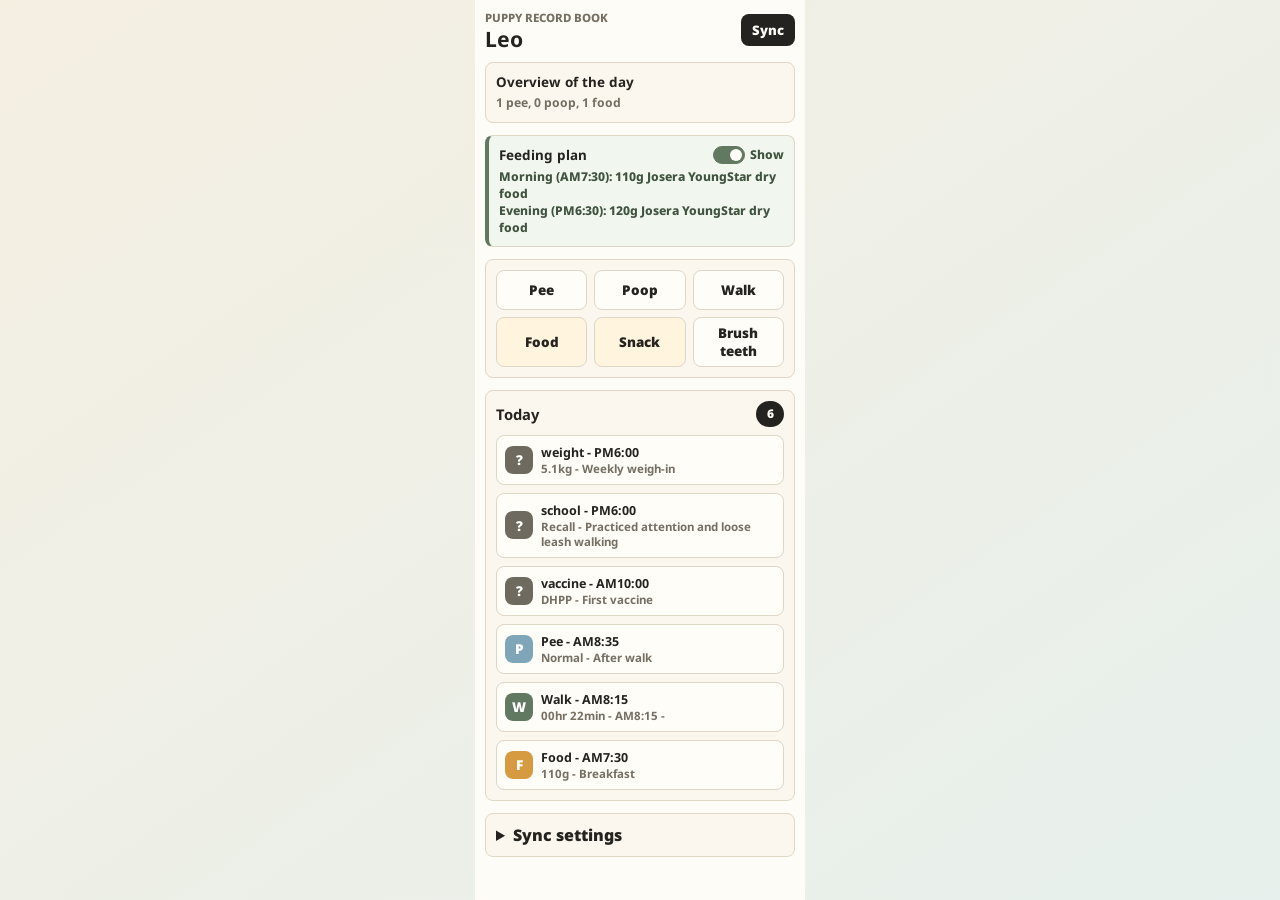
<file: quick-widget.html>
<!doctype html>
<html lang="en">
  <head>
    <meta charset="UTF-8" />
    <meta name="viewport" content="width=device-width, initial-scale=1.0" />
    <title>Puppy Quick Log</title>
    <link rel="icon" href="./leo-widget.ico" />
    <link rel="apple-touch-icon" href="./apple-touch-icon-v34.png" />
    <link rel="preconnect" href="https://fonts.googleapis.com" />
    <link rel="preconnect" href="https://fonts.gstatic.com" crossorigin />
    <link href="https://fonts.googleapis.com/css2?family=Noto+Sans:wght@400;600;700;800&display=swap" rel="stylesheet" />
    <link rel="stylesheet" href="./quick-widget.css" />
  </head>
  <body>
    <main class="widget-shell">
      <header class="widget-header">
        <div>
          <p>Puppy Record Book</p>
          <h1 id="widgetTitle">Quick Log</h1>
        </div>
        <button id="syncNow" type="button" title="Pull and push Firebase">Sync</button>
      </header>

      <section class="status-card">
        <strong id="statusText">Overview of the day</strong>
        <span id="todaySummary">No records today</span>
      </section>

      <section id="feedingPlanCard" class="feeding-plan-card" hidden>
        <div class="feeding-plan-heading">
          <strong>Feeding plan</strong>
          <label class="compact-toggle">
            <input id="feedingPlanToggle" type="checkbox" role="switch" checked />
            <span>Show</span>
          </label>
        </div>
        <span id="feedingPlanText"></span>
      </section>

      <section class="quick-grid" aria-label="Quick log buttons">
        <button type="button" data-action="pee">Pee</button>
        <button type="button" data-action="poop">Poop</button>
        <button type="button" data-action="walk" class="timed">Walk</button>
        <button type="button" data-action="food" class="food">Food</button>
        <button type="button" data-action="snack" class="food">Snack</button>
        <button type="button" data-action="tooth">Brush teeth</button>
      </section>

      <section id="snackChooser" class="snack-chooser" hidden>
        <select id="snackName" aria-label="Choose snack"></select>
        <button id="cancelSnack" type="button" aria-label="Close snack chooser" title="Close">&times;</button>
      </section>

      <section>
        <div class="section-title">
          <h2>Today</h2>
          <span id="recordCount">0</span>
        </div>
        <div id="recordList" class="record-list"></div>
      </section>

      <details class="settings-panel">
        <summary>Sync settings</summary>
        <label>
          Sync code
          <input id="syncCode" placeholder="leo-family-2026" />
        </label>
        <label>
          Firebase config JSON
          <textarea id="firebaseConfig" placeholder='{"apiKey":"...","projectId":"...","appId":"..."}'></textarea>
        </label>
        <p>These are shared with the main app on this Windows browser profile.</p>
      </details>
    </main>

    <script src="./sync-core.js"></script>
    <script src="./quick-widget.js"></script>
  </body>
</html>
</file>
<file: quick-widget.css>
:root {
  --paper: #fffdf8;
  --cream: #f7f3ea;
  --ink: #25231f;
  --muted: #756f64;
  --line: #ded6c7;
  --leaf: #617861;
  --coral: #c86f5c;
  --gold: #d69b41;
  --sky: #7fa6b8;
}

* {
  box-sizing: border-box;
}

body {
  margin: 0;
  min-height: 100vh;
  font-family: "Noto Sans", system-ui, sans-serif;
  background: linear-gradient(145deg, #f5efe2, #e7f0ec);
  color: var(--ink);
}

button,
input,
select,
textarea {
  font: inherit;
}

button {
  border: 0;
  cursor: pointer;
}

.widget-shell {
  width: min(100%, 330px);
  min-height: 100vh;
  margin: 0 auto;
  padding: 10px;
  background: rgba(255, 253, 248, 0.92);
}

.widget-header,
.section-title {
  display: flex;
  align-items: center;
  justify-content: space-between;
  gap: 10px;
}

.widget-header p {
  margin: 0 0 2px;
  color: var(--muted);
  font-size: 0.72rem;
  font-weight: 800;
  text-transform: uppercase;
}

h1,
h2 {
  margin: 0;
}

h1 {
  font-size: 1.32rem;
  line-height: 1.1;
}

h2 {
  font-size: 0.92rem;
}

#syncNow,
.quick-grid button {
  border-radius: 8px;
  font-weight: 900;
}

#syncNow {
  min-width: 54px;
  height: 32px;
  background: var(--ink);
  color: var(--paper);
  font-size: 0.82rem;
}

.status-card,
.settings-panel,
section {
  margin-top: 12px;
  padding: 10px;
  border: 1px solid var(--line);
  border-radius: 8px;
  background: #fbf7ef;
}

.status-card {
  display: grid;
  gap: 4px;
}

.feeding-plan-card {
  display: grid;
  gap: 4px;
  border-left: 4px solid var(--leaf);
  background: #f1f6ef;
}

.feeding-plan-heading {
  display: flex;
  align-items: center;
  justify-content: space-between;
  gap: 10px;
}

.compact-toggle {
  display: inline-flex !important;
  align-items: center;
  gap: 5px;
  width: auto;
  margin: 0;
  color: #40533f;
  font-size: 0.7rem;
  font-weight: 900;
  cursor: pointer;
}

.compact-toggle input {
  position: relative;
  display: inline-block;
  flex: 0 0 auto;
  width: 32px;
  height: 18px;
  min-height: 0;
  margin: 0;
  padding: 0;
  border: 1px solid #b8b2a7;
  border-radius: 9px;
  background: #d7d2c8;
  box-shadow: none;
  appearance: none;
  -webkit-appearance: none;
  cursor: pointer;
}

.compact-toggle input::before {
  content: "";
  position: absolute;
  top: 2px;
  left: 2px;
  width: 12px;
  height: 12px;
  border-radius: 50%;
  background: #fffdf8;
  transition: transform 140ms ease;
}

.compact-toggle input:checked {
  border-color: var(--leaf);
  background: var(--leaf);
}

.compact-toggle input:checked::before {
  transform: translateX(14px);
}

.feeding-plan-card strong {
  font-size: 0.84rem;
}

.feeding-plan-card span {
  color: #40533f;
  font-size: 0.76rem;
  font-weight: 800;
  line-height: 1.4;
  overflow-wrap: anywhere;
  white-space: pre-wrap;
}

.status-card strong {
  font-size: 0.84rem;
}

.status-card span,
.settings-panel p {
  color: var(--muted);
  font-size: 0.76rem;
  font-weight: 700;
  line-height: 1.35;
}

.quick-grid {
  display: grid;
  grid-template-columns: repeat(3, minmax(0, 1fr));
  gap: 7px;
}

.quick-grid button {
  min-height: 40px;
  padding: 6px;
  background: var(--paper);
  border: 1px solid var(--line);
  color: var(--ink);
  font-size: 0.84rem;
}

.quick-grid button.active {
  background: var(--leaf);
  border-color: var(--leaf);
  color: var(--paper);
}

.quick-grid button.food {
  background: #fff5df;
}

.snack-chooser {
  display: grid;
  grid-template-columns: minmax(0, 1fr) 36px;
  align-items: center;
  gap: 8px;
}

.snack-chooser[hidden] {
  display: none;
}

#cancelSnack {
  width: 36px;
  height: 36px;
  padding: 0;
  border: 1px solid var(--line);
  border-radius: 8px;
  background: var(--cream);
  color: var(--coral);
  font-size: 1.15rem;
  font-weight: 900;
  line-height: 1;
}

.quick-grid button.water {
  background: #e8f5f8;
}

.section-title span {
  display: grid;
  place-items: center;
  min-width: 28px;
  height: 26px;
  border-radius: 999px;
  background: var(--ink);
  color: var(--paper);
  font-size: 0.75rem;
  font-weight: 900;
}

.record-list {
  display: grid;
  gap: 8px;
  margin-top: 8px;
}

.record-item {
  display: grid;
  grid-template-columns: 28px minmax(0, 1fr);
  gap: 8px;
  align-items: center;
  padding: 8px;
  border: 1px solid var(--line);
  border-radius: 8px;
  background: var(--paper);
}

.record-icon {
  display: grid;
  place-items: center;
  width: 32px;
  height: 28px;
  width: 28px;
  border-radius: 8px;
  background: var(--leaf);
  color: #fff;
  font-size: 0.85rem;
  font-weight: 900;
}

.record-item strong,
.record-item small {
  display: block;
  overflow-wrap: anywhere;
}

.record-item strong {
  font-size: 0.78rem;
}

.record-item small {
  color: var(--muted);
  font-size: 0.72rem;
  font-weight: 700;
}

.settings-panel summary {
  font-weight: 900;
  cursor: pointer;
}

label {
  display: grid;
  gap: 5px;
  margin-top: 10px;
  color: var(--muted);
  font-size: 0.72rem;
  font-weight: 800;
}

input,
select,
textarea {
  width: 100%;
  min-width: 0;
  border: 1px solid var(--line);
  border-radius: 8px;
  background: var(--paper);
  color: var(--ink);
  font-size: 0.88rem;
  outline: none;
}

input,
select {
  height: 36px;
  padding: 0 9px;
}

textarea {
  min-height: 82px;
  padding: 9px;
  resize: vertical;
}
</file>
